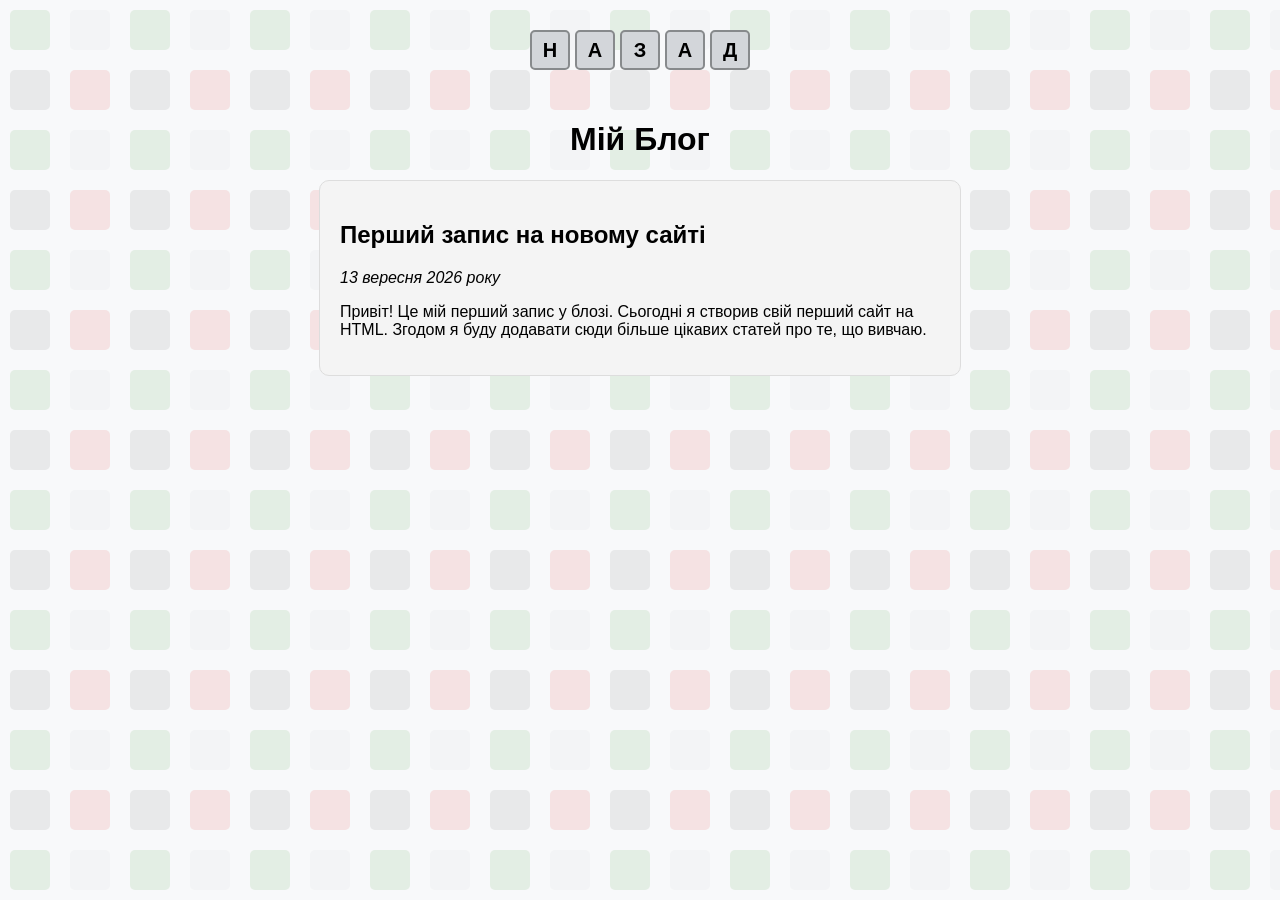
<file: 3laba-wordle-main/3laba-wordle-main/index_folder.html/html_part/blog.html>
<!DOCTYPE html>
<html lang="uk">
<head>
    <meta charset="UTF-8">
    <title>Мій Блог</title>
    <link rel="stylesheet" href="../css_part/style.css">
    <style>
        body { font-family: Arial, sans-serif; text-align: center; padding: 30px; }
        
        .back-btn { display: inline-flex; gap: 5px; text-decoration: none; color: black; margin-bottom: 30px;}
        .letter { display: flex; justify-content: center; align-items: center; width: 40px; height: 40px; background-color: #d3d6da; border: 2px solid #878a8c; border-radius: 5px; font-size: 20px; font-weight: bold; }
        .back-btn:hover .letter { background-color: #878a8c; color: white; }
        
        .post { text-align: left; max-width: 600px; margin: 0 auto; background: #f4f4f4; padding: 20px; border-radius: 10px; border: 1px solid #ddd; }
    </style>
</head>
<body>

    <a href="index.html" class="back-btn">
        <div class="letter">Н</div><div class="letter">А</div><div class="letter">З</div><div class="letter">А</div><div class="letter">Д</div>
    </a>

    <h1>Мій Блог</h1>

    <div class="post">
        <h2>Перший запис на новому сайті</h2>
        <p><em>13 вересня 2026 року</em></p>
        <p>Привіт! Це мій перший запис у блозі. Сьогодні я створив свій перший сайт на HTML. Згодом я буду додавати сюди більше цікавих статей про те, що вивчаю.</p>
    </div>

</body>
</html>
</file>
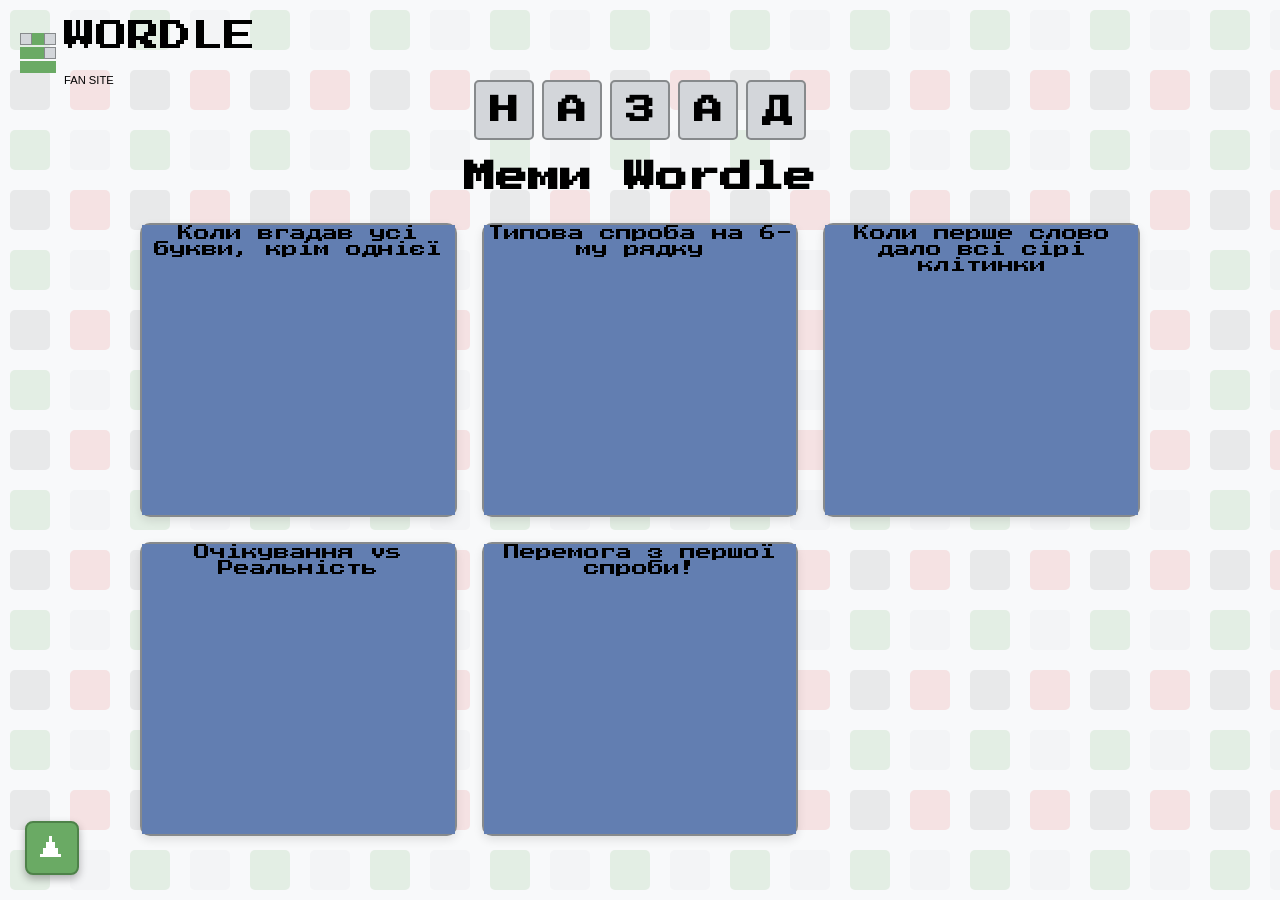
<file: 3laba-wordle-main/3laba-wordle-main/index_folder.html/html_part/memes.html>
<!DOCTYPE html>
<html lang="uk">
<head>
    <meta charset="UTF-8">
    <meta name="viewport" content="width=device-width, initial-scale=1.0">
    <title>Меми Wordle</title>
    <!-- Підключаємо ваш спільний файл стилів -->
    <link rel="stylesheet" href="../css_part/style.css">
</head>
<body>

    <div id="top-nav"></div>

    <!-- Логотип у лівому верхньому куті -->
    <a href="index.html" class="top-left-logo">
        <div class="mini-grid">
            <div class="mini-box"></div><div class="mini-box green"></div><div class="mini-box"></div>
            <div class="mini-box green"></div><div class="mini-box green"></div><div class="mini-box"></div>
            <div class="mini-box green"></div><div class="mini-box green"></div><div class="mini-box green"></div>
        </div>
        <div>
            WORDLE<br>
            <span style="font-size: 0.7rem; font-weight: normal; font-family: Arial, sans-serif;">FAN SITE</span>
        </div>
    </a>

    <!-- Кнопка повернення на головну сторінку у стилі бульбашок -->
    <div class="menu-container" style="margin-bottom: 20px;">
        <a href="index.html" class="word-row">
            <div class="letter">Н</div><div class="letter">А</div><div class="letter">З</div><div class="letter">А</div><div class="letter">Д</div>
        </a>
    </div>

    <h1>Меми Wordle</h1>

    <!-- Сітка для мемів (CSS Grid): щоб додати нове фото, просто скопіюйте блок <div class="meme-card">...</div> -->
    <div class="memes-grid">

        <!-- Мем 1 -->
        <div class="meme-card">
            <img src="../pictures_archive/wordle_meme_1.jfif" alt="Мем 1">
            <div>Коли вгадав усі букви, крім однієї</div>
        </div>

        <!-- Мем 2 -->
        <div class="meme-card">
            <img src="../pictures_archive/wordle_meme_2.jfif" alt="Мем 2">
            <div>Типова спроба на 6-му рядку</div>
        </div>

        <!-- Мем 3 -->
        <div class="meme-card">
            <img src="../pictures_archive/wordle_meme_3.jfif" alt="Мем 3">
            <div>Коли перше слово дало всі сірі клітинки</div>
        </div>

        <!-- Мем 4 -->
        <div class="meme-card">
            <img src="../pictures_archive/wordle_meme_4.jfif" alt="Мем 4">
            <div>Очікування vs Реальність</div>
        </div>

        <!-- Мем 5 -->
        <div class="meme-card">
            <img src="../pictures_archive/wordle_meme_5.jfif" alt="Мем 5">
            <div>Перемога з першої спроби!</div>
        </div>


    </div>

    <a href="#top-nav" class="scroll-top-btn" title="Наверх">&#9650;</a>

</body>
</html>
</file>
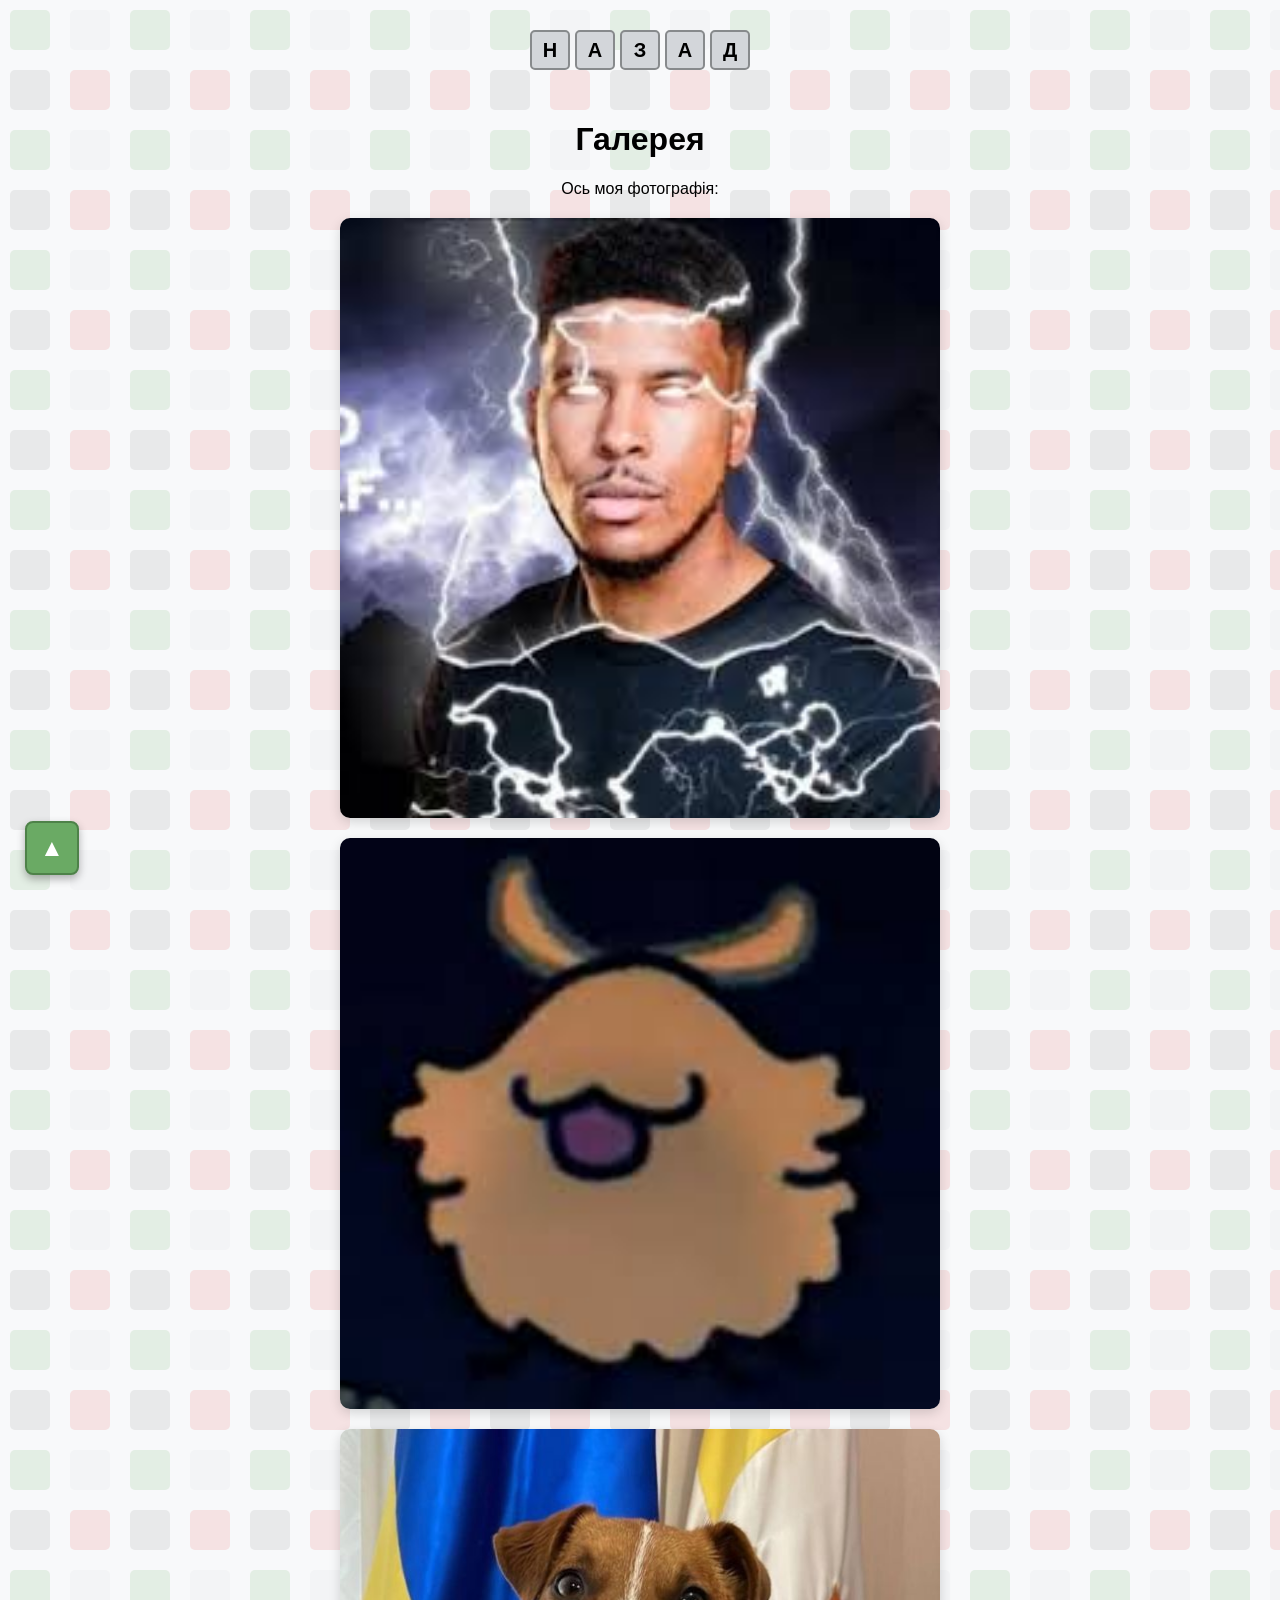
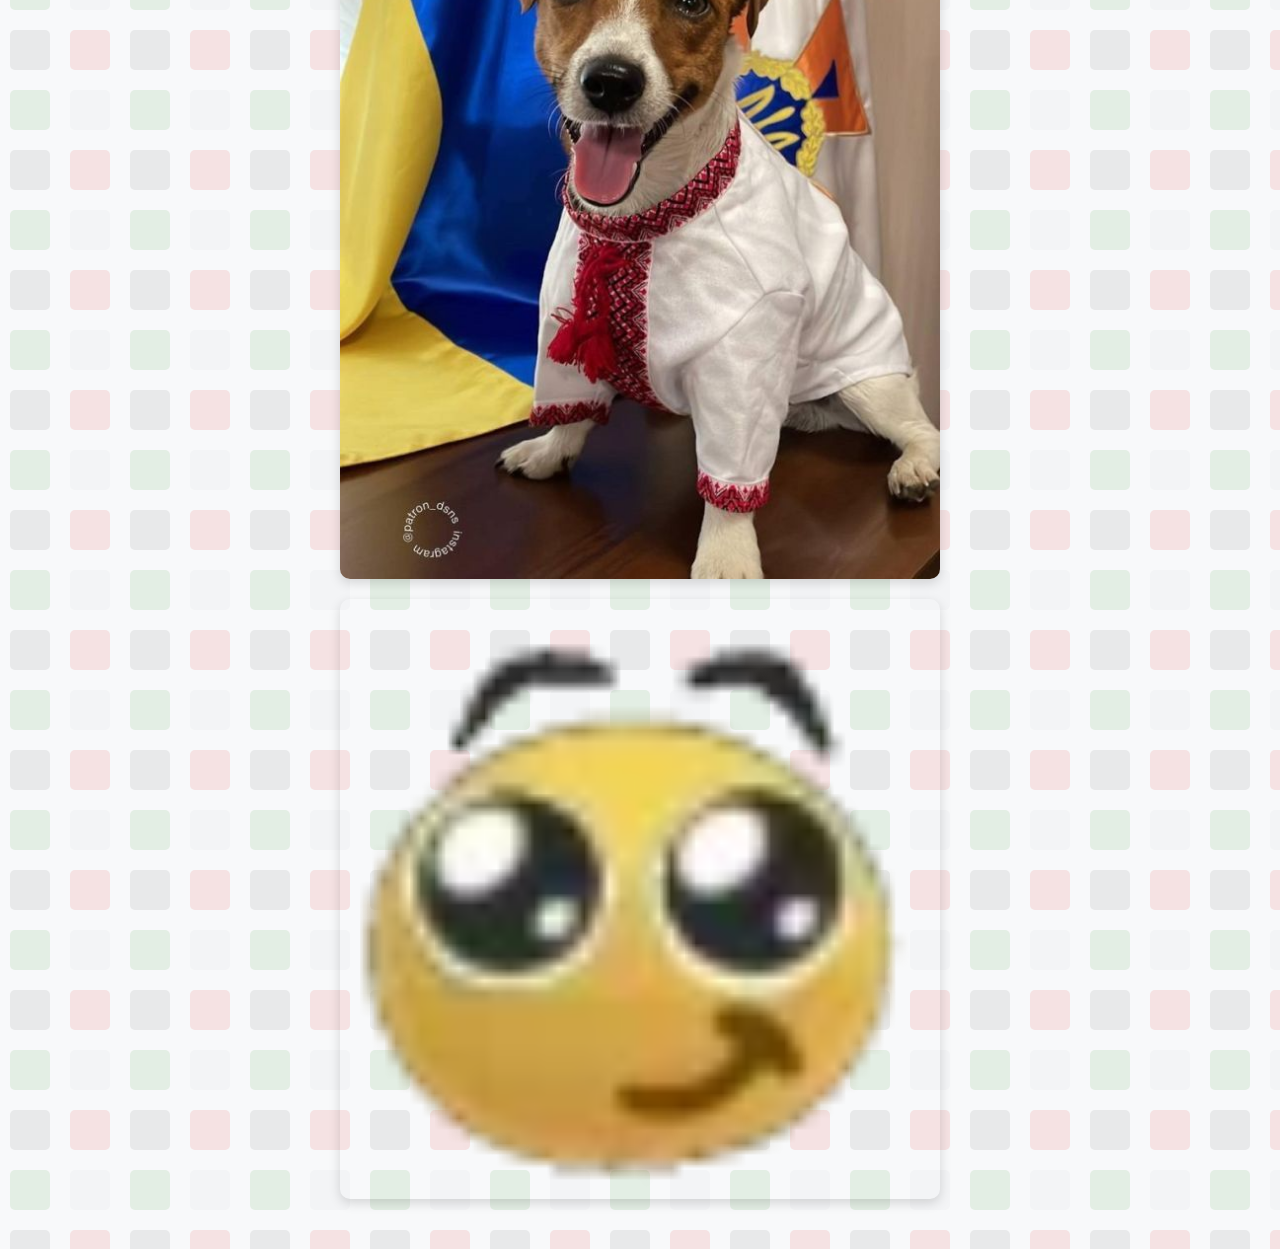
<file: 3laba-wordle-main/3laba-wordle-main/index_folder.html/html_part/photo.html>
<!DOCTYPE html>
<html lang="uk">
<head>
    <meta charset="UTF-8">
    <title>Мої Фото</title>
    <link rel="stylesheet" href="../css_part/style.css">
    <style>
        body { font-family: Arial, sans-serif; text-align: center; padding: 30px; }
        
        .back-btn { display: inline-flex; gap: 5px; text-decoration: none; color: black; margin-bottom: 30px;}
        .letter { display: flex; justify-content: center; align-items: center; width: 40px; height: 40px; background-color: #d3d6da; border: 2px solid #878a8c; border-radius: 5px; font-size: 20px; font-weight: bold; }
        .back-btn:hover .letter { background-color: #878a8c; color: white; }
        
        .my-image { max-width: 80%; border-radius: 10px; box-shadow: 0px 4px 8px rgba(0,0,0,0.2); }
    </style>
</head>
<body>

    <a href="index.html" class="back-btn">
        <div class="letter">Н</div><div class="letter">А</div><div class="letter">З</div><div class="letter">А</div><div class="letter">Д</div>
    </a>

    <section id="top-nav"></section>
    <h1 >Галерея</h1>
    
    <p>Ось моя фотографія:</p>

<img src="../pictures_archive/завантаження (1).jfif" alt="Моє головне фото" class="main-photo">

<img src="../pictures_archive/завантаження.jfif" alt="Фото з вебу" class="main-photo">

<img src="../pictures_archive/c755bd501c42746fbd07f058d4edcee2.jpeg" alt="Завантажене фото" class="main-photo">

<img src="../pictures_archive/1486189586446155888.webp" alt="Інше завантажене фото" class="main-photo">

<a href="#top-nav" class="scroll-top-btn" title="Наверх">&#9650;</a>

</body>
</html>
</file>
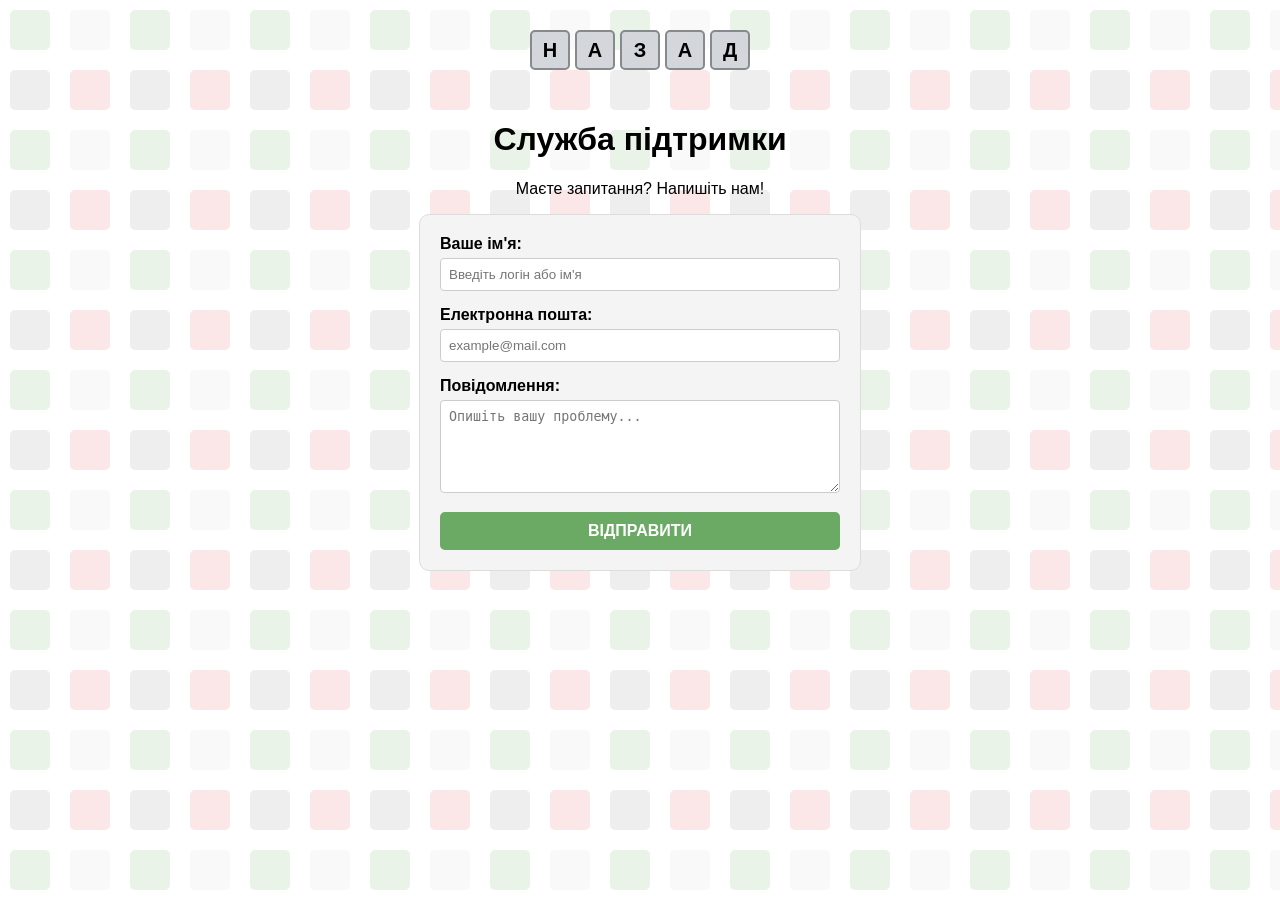
<file: 3laba-wordle-main/3laba-wordle-main/index_folder.html/html_part/support.html>
<!DOCTYPE html>
<html lang="uk">
<head>
    <meta charset="UTF-8">
    <title>Підтримка</title>
    <link rel="stylesheet" href="../css_part/style.css">
    <style>
        body { 
            font-family: Arial, sans-serif; 
            text-align: center; 
            padding: 30px; 
            background-color: #ffffff;
        }
        
        .back-btn { 
            display: inline-flex; 
            gap: 5px; 
            text-decoration: none; 
            color: black; 
            margin-bottom: 30px;
        }
        .letter { 
            display: flex; 
            justify-content: center; 
            align-items: center; 
            width: 40px; 
            height: 40px; 
            background-color: #d3d6da; 
            border: 2px solid #878a8c; 
            border-radius: 5px; 
            font-size: 20px; 
            font-weight: bold; 
        }
        .back-btn:hover .letter { 
            background-color: #878a8c; 
            color: white; 
        }
        
        .support-form {
            max-width: 400px;
            margin: 0 auto;
            background: #f4f4f4;
            padding: 20px;
            border-radius: 10px;
            border: 1px solid #ddd;
            text-align: left;
        }
        .support-form label {
            display: block;
            margin-bottom: 5px;
            font-weight: bold;
        }
        .support-form input, .support-form textarea {
            width: 100%;
            padding: 8px;
            margin-bottom: 15px;
            border: 1px solid #ccc;
            border-radius: 4px;
            box-sizing: border-box;
        }
        .submit-btn {
            background-color: #6aaa64;
            color: white;
            border: none;
            padding: 10px 20px;
            font-size: 16px;
            border-radius: 5px;
            cursor: pointer;
            width: 100%;
            font-weight: bold;
        }
        .submit-btn:hover {
            background-color: #538d4e;
        }
    </style>
</head>
<body>

    <a href="index.html" class="back-btn">
        <div class="letter">Н</div><div class="letter">А</div><div class="letter">З</div><div class="letter">А</div><div class="letter">Д</div>
    </a>

    <h1>Служба підтримки</h1>
    <p>Маєте запитання? Напишіть нам!</p>

    <div class="support-form">
        <form action="#" method="get">
            <label for="username">Ваше ім'я:</label>
            <input type="text" id="username" name="username" placeholder="Введіть логін або ім'я" required>

            <label for="email">Електронна пошта:</label>
            <input type="email" id="email" name="email" placeholder="example@mail.com" required>

            <label for="message">Повідомлення:</label>
            <textarea id="message" name="message" rows="5" placeholder="Опишіть вашу проблему..." required></textarea>

            <button type="submit" class="submit-btn">ВІДПРАВИТИ</button>
        </form>
    </div>

</body>
</html>
</file>
<file: 3laba-wordle-main/3laba-wordle-main/index_folder.html/css_part/style.css>
@import url('https://fonts.googleapis.com/css2?family=Press+Start+2P&display=swap');

:root {
    --wordle-green: #6aaa64;
    --wordle-gray-light: #d3d6da;
    --wordle-gray-dark: #878a8c;
    --wordle-red: #e05a5a;
    --bg-color: #f8f9fa;
}

html {
    scroll-behavior: smooth;
}

body {
    /*font-family: Arial, sans-serif;*/
    font-family: 'Press Start 2P', sans-serif;
    text-align: center;
    margin: 0;
    padding: 30px;
    background-color: var(--bg-color);
    background-image: url("data:image/svg+xml,%3Csvg xmlns='http://www.w3.org/2000/svg' width='120' height='120' opacity='0.15'%3E%3Crect x='10' y='10' width='40' height='40' fill='%236aaa64' rx='5'/%3E%3Crect x='70' y='10' width='40' height='40' fill='%23d3d6da' rx='5'/%3E%3Crect x='10' y='70' width='40' height='40' fill='%23878a8c' rx='5'/%3E%3Crect x='70' y='70' width='40' height='40' fill='%23e05a5a' rx='5'/%3E%3C/svg%3E");
}

.meme-card{
    position: relative;
}

.meme-card img{
    opacity: 0;
    transition: .5s ease;
}


.meme-card div{
    position: absolute;
    top: 0;
    left: 0;
    height: 100%;
    width: 100%;
    text-align: center;
    background-color: rgb(98, 126, 177);
    transition: .5s ease;
}

.meme-card:hover img{
    opacity: 1;
}

.meme-card:hover div{
    opacity: 0;
}


/* Логотип у лівому верхньому куті */
.top-left-logo {   
    position: absolute; 
    top: 20px; 
    left: 20px; 
    display: flex;
    align-items: center;
    gap: 10px;
    text-align: left;                                                    
    font-size: 2rem; 
    line-height: 1;
    color: black;
    text-decoration: none;
}

.mini-grid {
    display: grid;
    grid-template-columns: repeat(3, 10px);
    gap: 2px;
}

.mini-box {
    width: 10px;
    height: 10px;
    background-color: var(--wordle-gray-light);
    border: 1px solid var(--wordle-gray-dark);
}

.mini-box.green {
    background-color: var(--wordle-green);
    border-color: var(--wordle-green);
}

/* Поле пошуку */
.search-box {
    position: absolute;
    top: 25px;
    right: 30px;
    display: flex;
    align-items: center;
    background: white;
    border: 2px solid #b8b8b8;
    border-radius: 25px;
    padding: 6px 15px;
    width: 200px;
}

.search-box input {
    border: none;
    outline: none;
    width: 100%;
    font-size: 1rem;
    color: #555;
}

.search-icon {
    font-size: 1.1rem;
    color: #333;
    cursor: pointer;
}

/* Контейнер меню */
.menu-container {
    display: flex;
    flex-direction: column;
    align-items: center; 
    gap: 10px; 
    margin-bottom: 40px;
    margin-top: 50px; 
}

.word-row {
    display: flex;
    justify-content: flex-start; 
    gap: 8px; 
    text-decoration: none;
    color: black;
    width: 332px;
}

.letter {
    display: flex;
    justify-content: center;
    align-items: center;
    width: 60px;
    height: 60px;
    flex-shrink: 0;
    box-sizing: border-box;
    background-color: var(--wordle-gray-light); 
    border: 2px solid var(--wordle-gray-dark);
    border-radius: 5px;
    font-size: 1.8rem;
    font-weight: bold;
    text-transform: uppercase;
    transition: 0.2s; 
}

.word-row:hover .letter {
    background-color: var(--wordle-green); 
    border-color: var(--wordle-green);
    color: white;
}

/* Випадне підменю */
.dropdown-wrapper {
    position: relative;
}

.submenu {
    position: absolute;
    top: 0;
    left: 100%;
    margin-left: 10px;
    background-color: #d8d3e8;
    border: 2px solid var(--wordle-gray-dark);
    border-radius: 6px;
    width: 160px;
    display: none;
    flex-direction: column;
    z-index: 50;
    box-shadow: 0 4px 10px rgba(0,0,0,0.15);
}

/* Невидимий місток, який тримає меню відкритим при переведенні мишки */
.submenu::before {
    content: "";
    position: absolute;
    top: 0;
    left: -15px;
    width: 15px;
    height: 100%;
}

.submenu a {
    padding: 10px 12px;
    text-decoration: none;
    color: #333;
    font-weight: bold;
    font-size: 0.95rem;
    text-align: left;
    border-bottom: 1px solid #c5bedb;
    transition: 0.2s;
}

.submenu a:nth-child(2) {
    background-color: #efeae6;
}

.submenu a:hover {
    background-color: var(--wordle-green);
    color: white;
}

.dropdown-wrapper:hover .submenu {
    display: flex;
}

/* Чітке фото по центру без прозорості */
.main-photo {
    display: block;
    margin: 20px auto; /* Автоматично центрує фото по горизонталі */
    max-width: 100%;
    width: 600px;
    opacity: 1 !important; /* Гарантовано прибирає прозорість */
    border-radius: 10px;
    box-shadow: 0 4px 12px rgba(0,0,0,0.15);
}

/* Кнопка навігації вгору */
.scroll-top-btn {
    position: fixed;
    bottom: 25px;
    left: 25px;
    width: 50px;
    height: 50px;
    background-color: var(--wordle-green);
    color: white;
    border: 2px solid #4e8249;
    border-radius: 8px;
    display: flex;
    justify-content: center;
    align-items: center;
    font-size: 1.5rem;
    text-decoration: none;
    z-index: 9999;
    box-shadow: 0 4px 8px rgba(0,0,0,0.3);
    transition: transform 0.2s, background-color 0.2s;
}

.scroll-top-btn:hover {
    background-color: #538d4e;
    transform: scale(1.1);
}

.memes-grid {
    display: grid;
    grid-template-columns: repeat(auto-fit, minmax(280px, 1fr));
    gap: 25px;
    max-width: 1000px;
    margin: 30px auto;
    padding: 0 15px;
}

.meme-card {
    background: white;
    border: 2px solid var(--wordle-gray-dark);
    border-radius: 10px;
    padding: 15px;
    box-shadow: 0 4px 10px rgba(0,0,0,0.1);
    transition: transform 0.2s, border-color 0.2s;
}

.meme-card:hover {
    transform: translateY(-5px);
    border-color: var(--wordle-green);
}

.meme-card img {
    width: 100%;
    max-width: 100%;
    height: 260px;
    object-fit: cover;
    border-radius: 6px;
}

.meme-card p {
    margin: 12px 0 0;
    font-weight: bold;
    color: #333;
}

@media(max-width: 600px) {
    .meme-card {
        width: 50%;
    }
}
</file>
